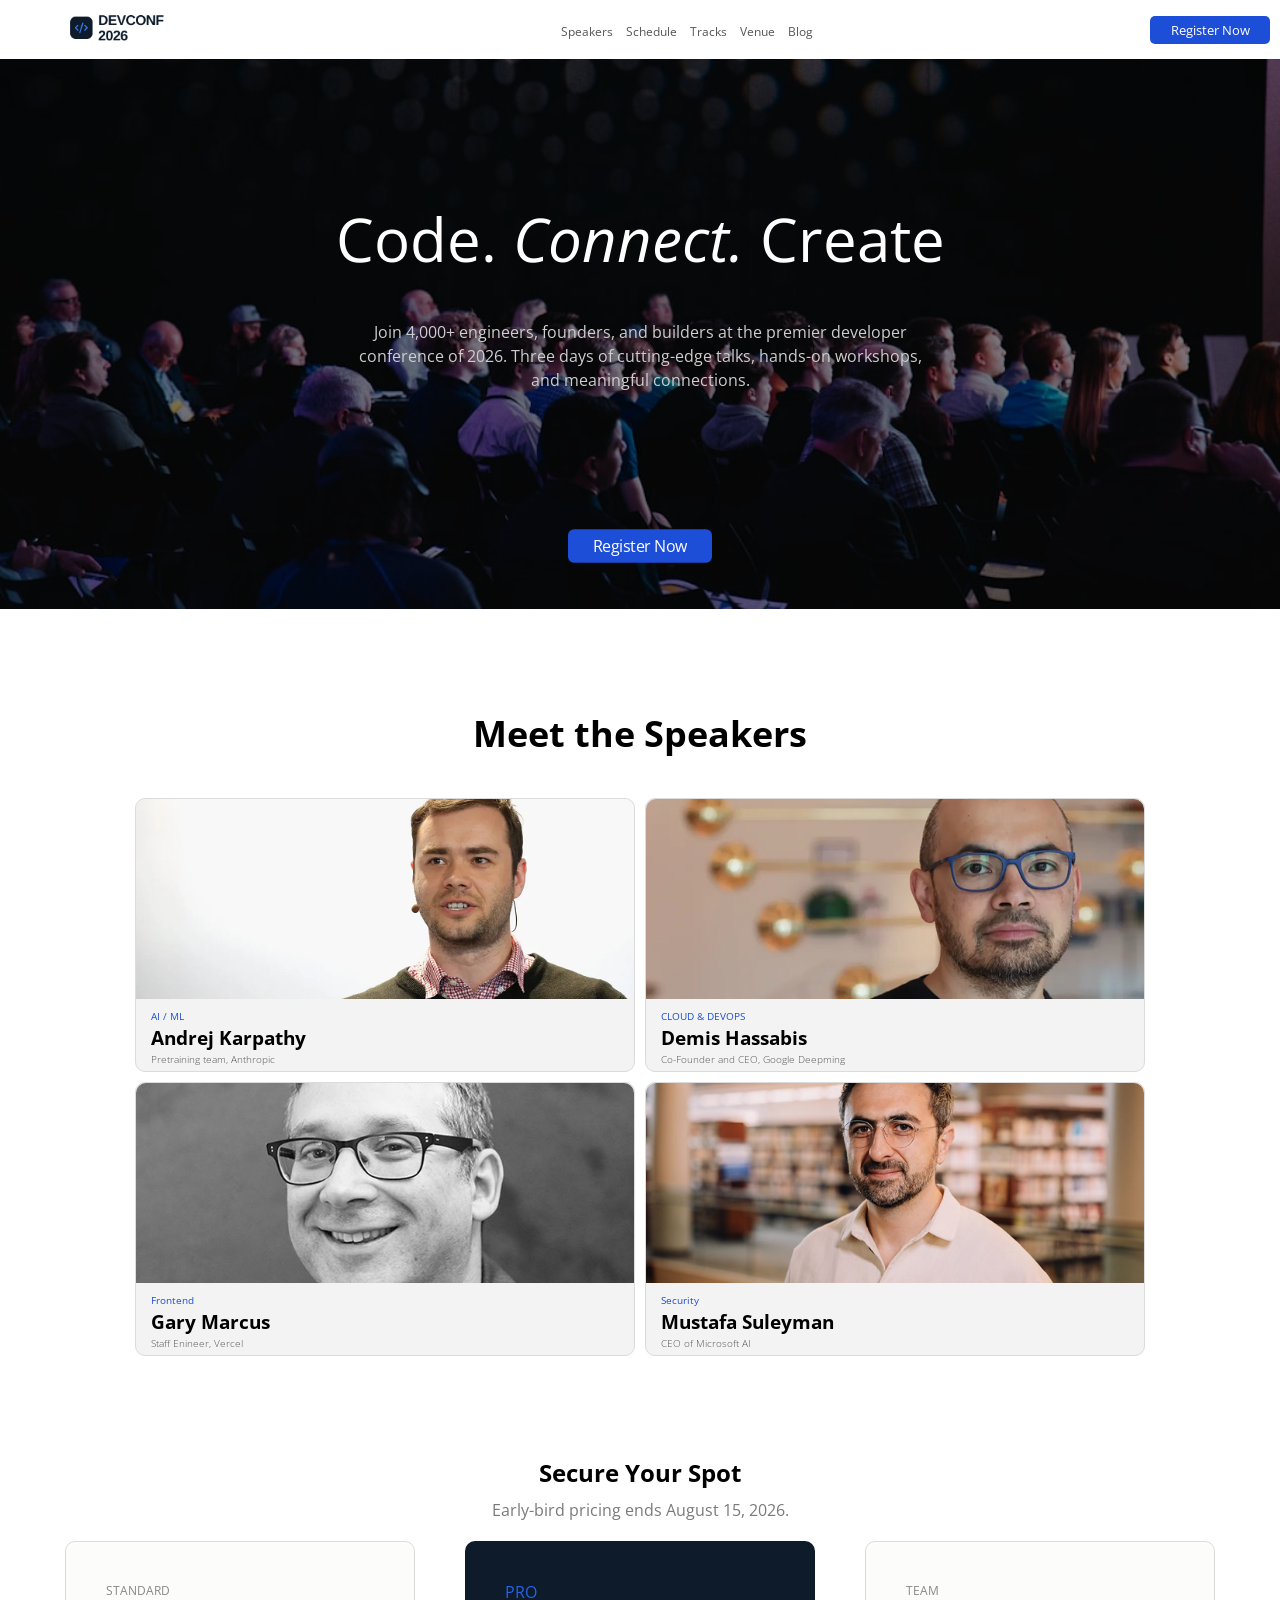
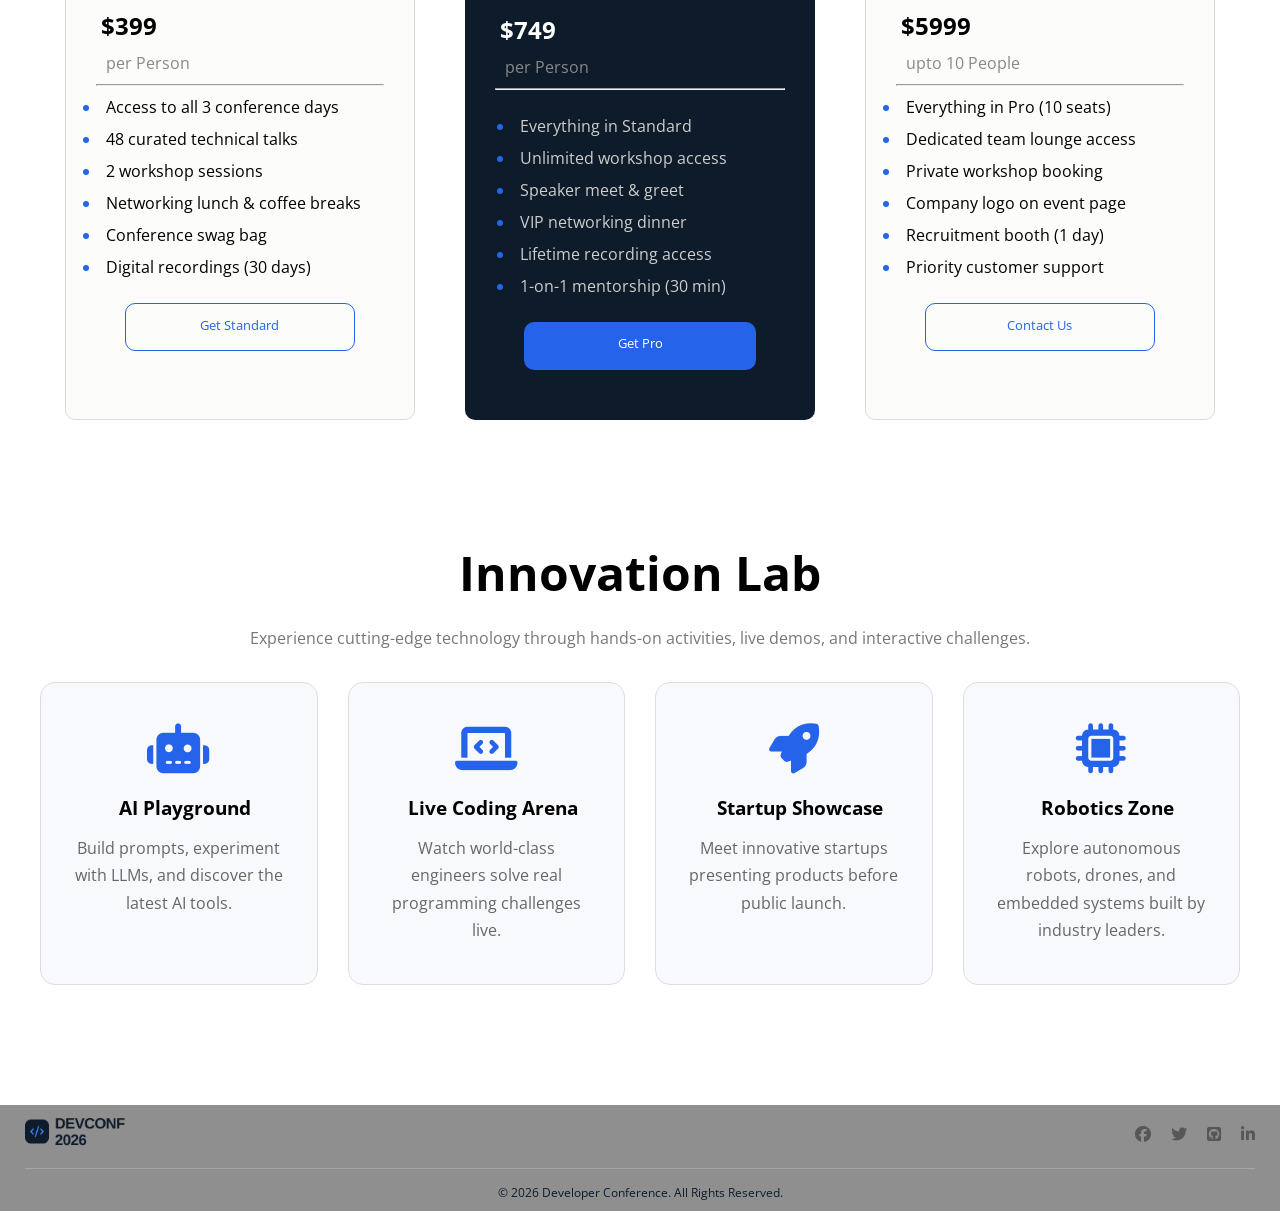
<file: index.html>
<!DOCTYPE html>
<html lang="en">
<head>
    <meta charset="UTF-8">
    <meta name="viewport" content="width=device-width, initial-scale=1.0">
    <title>Developer Conference</title>
    <link rel="stylesheet" href="./style.css">
    <link rel="preconnect" href="https://fonts.googleapis.com">
<link rel="preconnect" href="https://fonts.gstatic.com" crossorigin>
<link href="https://fonts.googleapis.com/css2?family=Inter:ital,opsz,wght@0,14..32,100..900;1,14..32,100..900&family=Open+Sans:ital,wght@0,300..800;1,300..800&display=swap" rel="stylesheet">
<link rel="stylesheet"
href="https://cdnjs.cloudflare.com/ajax/libs/font-awesome/6.7.2/css/all.min.css">
<body>
    <header>
        <nav class="container">
            <div class="logo"><img src="./assets\logo.png" alt="Logo"></div>
            <div><ul class="container">
                <li><a href="#">Speakers</a></li>
                <li><a href="#">Schedule</a></li>
                <li><a href="#">Tracks</a></li>
                <li><a href="#">Venue</a></li>
                <li><a href="#">Blog</a></li>
            </ul></div>
            <div>
                <button class="common_btn">Register Now</button>
            </div>
        </nav>
        <section class="hero">
            <p id="headofbanner">Code. <em>Connect.</em> Create</p>
            <p id="paraofbanner">Join 4,000+ engineers, founders, and builders at the premier developer <br> 
                conference of 2026. Three days of cutting-edge talks, hands-on workshops,<br>
                 and meaningful connections.</p>
            <button class="common_btn">Register Now</button>
        </section>
    </header>
    <main>
        <section class="speaker">
        <p class="speaker_heading">Meet the Speakers</p>
        <div class="speaker_card">
            <div class="s_card"><img src="./assets/andrej.png" alt="Person 1">
                    <p class="field">AI / ML</p>
                    <h3>Andrej Karpathy</h3>
                    <p class="position">Pretraining team, Anthropic</p>
            </div>
            <div class="s_card"><img src="./assets/demis.png" alt="Person 1">
                    <p class="field">CLOUD & DEVOPS</p>
                    <h3>Demis Hassabis</h3>
                    <p class="position">Co-Founder and CEO, Google Deepming</p>
            </div>
            <div class="s_card"><img src="./assets/gary.png" alt="Person 1">
                    <p class="field">Frontend</p>
                    <h3>Gary Marcus</h3>
                    <p class="position">Staff Enineer, Vercel</p>
            </div>
            <div class="s_card"><img src="./assets/mustafa.png" alt="Person 1">
                    <p class="field">Security</p>
                    <h3>Mustafa Suleyman</h3>
                    <p class="position">CEO of Microsoft AI</p>
            </div>
        </div>
        </section>
        <section>
            <div class="head-info-price">
            <p id="Head-card-price"><b>Secure Your Spot</b></p>
            <p id="deadline">Early-bird pricing ends August 15, 2026.</p>
            </div>
            <div class="price-card">
                <div class="normal-card">
                    <p class="plan">STANDARD</p>
                    <p class="price">$399</p>
                    <p class="person">per Person</p>
                    <hr>
                    <ul class="list">
                        <li>󠁯Access to all 3 conference days</li>
                        <li>48 curated technical talks</li>
                        <li>2 workshop sessions</li>
                        <li>Networking lunch & coffee breaks</li>
                        <li>Conference swag bag</li>
                        <li>Digital recordings (30 days)</li>
                    </ul>
                    <button class="price-card-btn">Get Standard</button>
                </div>
                <div class="pro-card">
                    <p class="plan-pro">PRO</p>
                    <p class="price-pro">$749</p>
                    <p class="person-pro">per Person</p>
                    <hr>
                    <ul class="list-pro">
                        <li>Everything in Standard</li>
                        <li>Unlimited workshop access</li>
                        <li>Speaker meet & greet</li>
                        <li>VIP networking dinner</li>
                        <li>Lifetime recording access</li>
                        <li>1-on-1 mentorship (30 min)</li>
                    </ul>
                    <button class="price-card-btn-pro">Get Pro</button>
                </div>
                <div class="normal-card">
                    <p class="plan">TEAM</p>
                    <p class="price">$5999</p>
                    <p class="person">upto 10 People</p>
                    <hr>
                    <ul class="list">
                        <li>Everything in Pro (10 seats)</li>
                        <li>Dedicated team lounge access</li>
                        <li>Private workshop booking</li>
                        <li>Company logo on event page</li>
                        <li>Recruitment booth (1 day)</li>
                        <li>Priority customer support</li>
                    </ul>
                    <button class="price-card-btn">Contact Us</button>
                </div>
            </div>
        </section>
        <section class="innovation">

    <h2 class="innovation-title">Innovation Lab</h2>

    <p class="innovation-subtitle">
        Experience cutting-edge technology through hands-on activities,
        live demos, and interactive challenges.
    </p>

    <div class="innovation-grid">

        <div class="innovation-card">
            <i class="fa-solid fa-robot"></i>
            <h3>AI Playground</h3>
            <p>
                Build prompts, experiment with LLMs, and discover the latest AI tools.
            </p>
        </div>

        <div class="innovation-card">
            <i class="fa-solid fa-laptop-code"></i>
            <h3>Live Coding Arena</h3>
            <p>
                Watch world-class engineers solve real programming challenges live.
            </p>
        </div>

        <div class="innovation-card">
            <i class="fa-solid fa-rocket"></i>
            <h3>Startup Showcase</h3>
            <p>
                Meet innovative startups presenting products before public launch.
            </p>
        </div>

        <div class="innovation-card">
            <i class="fa-solid fa-microchip"></i>
            <h3>Robotics Zone</h3>
            <p>
                Explore autonomous robots, drones, and embedded systems built by industry leaders.
            </p>
        </div>

    </div>

</section>

    </main>
    <footer class="footer">

    <div class="footer-top">

        <div class="footer-logo">
            <img src=".\assets\logo.png" alt="Developer Conference Logo">
        </div>

        <div class="social-links">
            <a href="#"><i class="fa-brands fa-facebook"></i></a>
            <a href="#"><i class="fa-brands fa-twitter"></i></a>
            <a href="#"><i class="fa-brands fa-square-github"></i></a>
            <a href="#"><i class="fa-brands fa-linkedin-in"></i></a>
        </div>

    </div>

    <hr>

    <p class="copyright">
        © 2026 Developer Conference. All Rights Reserved.
    </p>

</footer>
</body>
</html>
</file>
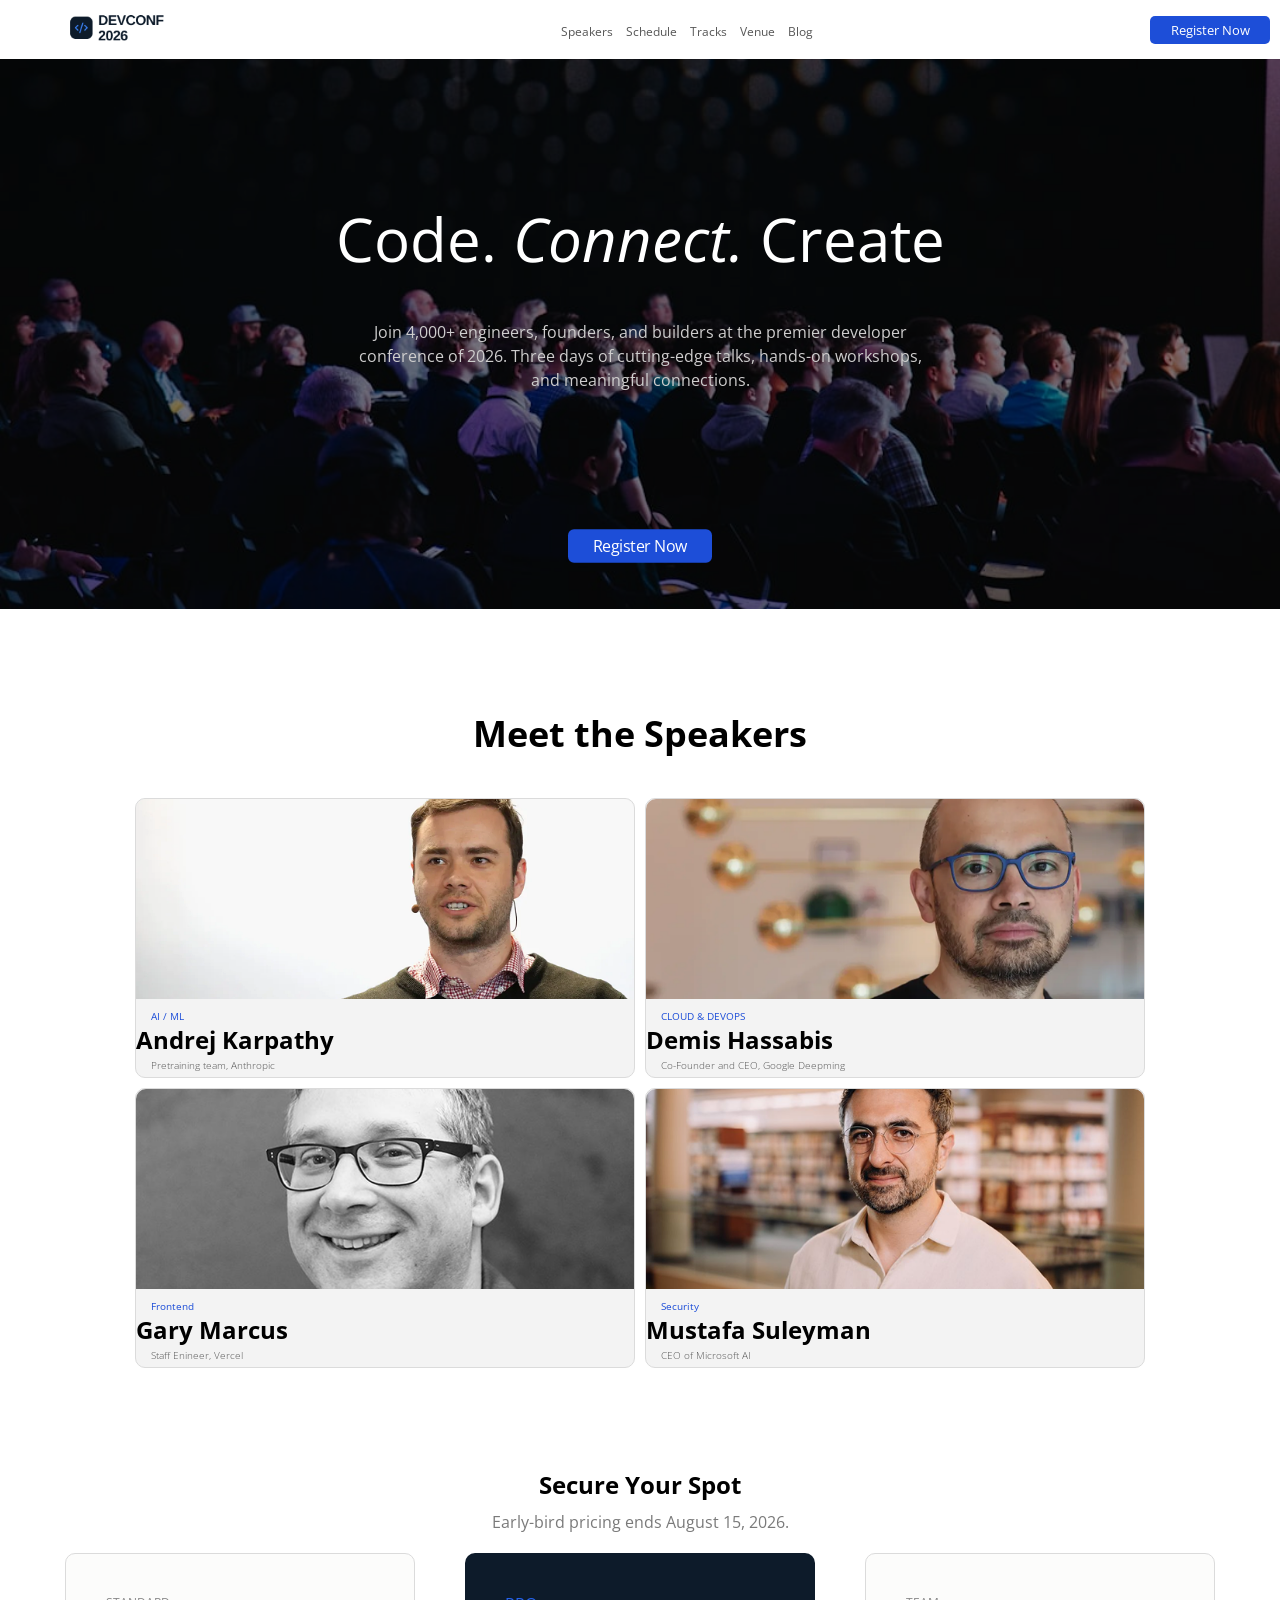
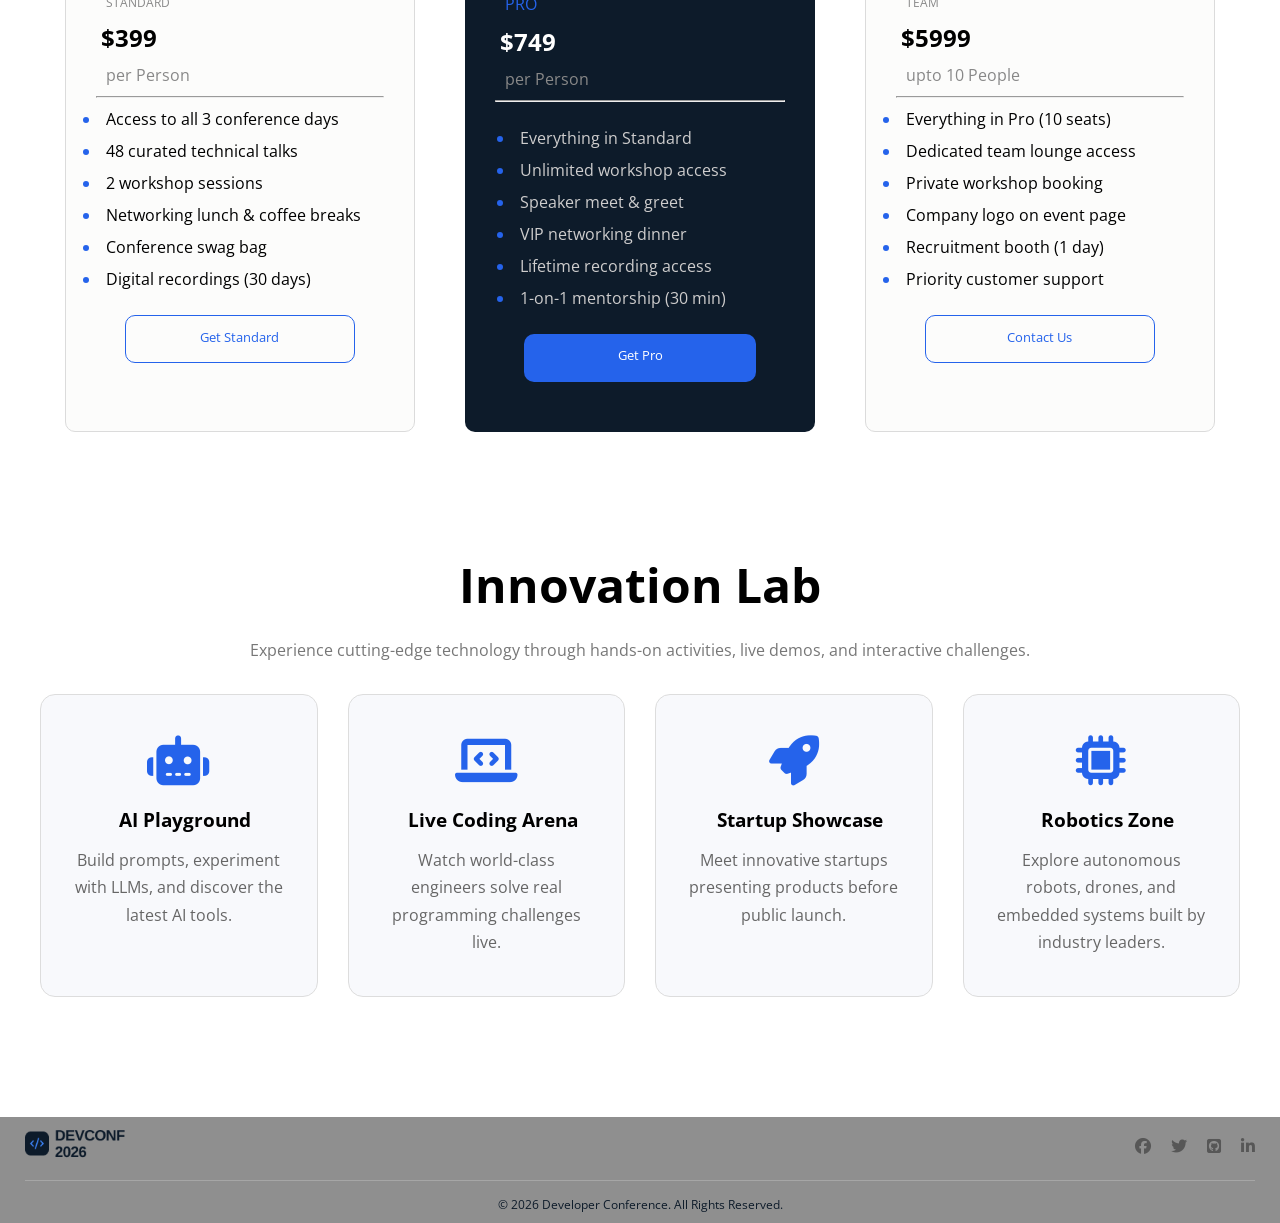
<file: DevConference.html>
<!DOCTYPE html>
<html lang="en">
<head>
    <meta charset="UTF-8">
    <meta name="viewport" content="width=device-width, initial-scale=1.0">
    <title>Developer Conference</title>
    <link rel="stylesheet" href="./style.css">
    <link rel="preconnect" href="https://fonts.googleapis.com">
<link rel="preconnect" href="https://fonts.gstatic.com" crossorigin>
<link href="https://fonts.googleapis.com/css2?family=Inter:ital,opsz,wght@0,14..32,100..900;1,14..32,100..900&family=Open+Sans:ital,wght@0,300..800;1,300..800&display=swap" rel="stylesheet">
<link rel="stylesheet"
href="https://cdnjs.cloudflare.com/ajax/libs/font-awesome/6.7.2/css/all.min.css">
<body>
    <header>
        <nav class="container">
            <div class="logo"><img src="./assets\logo.png" alt="Logo"></div>
            <div><ul class="container">
                <li><a href="#">Speakers</a></li>
                <li><a href="#">Schedule</a></li>
                <li><a href="#">Tracks</a></li>
                <li><a href="#">Venue</a></li>
                <li><a href="#">Blog</a></li>
            </ul></div>
            <div>
                <button class="common_btn">Register Now</button>
            </div>
        </nav>
        <section class="hero">
            <p id="headofbanner">Code. <em>Connect.</em> Create</p>
            <p id="paraofbanner">Join 4,000+ engineers, founders, and builders at the premier developer <br> 
                conference of 2026. Three days of cutting-edge talks, hands-on workshops,<br>
                 and meaningful connections.</p>
            <button class="common_btn">Register Now</button>
        </section>
    </header>
    <main>
        <section class="speaker">
        <p class="speaker_heading">Meet the Speakers</p>
        <div class="speaker_card">
            <div class="s_card"><img src="./assets/andrej.png" alt="Person 1">
                    <p class="field">AI / ML</p>
                    <h1>Andrej Karpathy</h1>
                    <p class="position">Pretraining team, Anthropic</p>
            </div>
            <div class="s_card"><img src="./assets/demis.png" alt="Person 1">
                    <p class="field">CLOUD & DEVOPS</p>
                    <h1>Demis Hassabis</h1>
                    <p class="position">Co-Founder and CEO, Google Deepming</p>
            </div>
            <div class="s_card"><img src="./assets/gary.png" alt="Person 1">
                    <p class="field">Frontend</p>
                    <h1>Gary Marcus</h1>
                    <p class="position">Staff Enineer, Vercel</p>
            </div>
            <div class="s_card"><img src="./assets/mustafa.png" alt="Person 1">
                    <p class="field">Security</p>
                    <h1>Mustafa Suleyman</h1>
                    <p class="position">CEO of Microsoft AI</p>
            </div>
        </div>
        </section>
        <section>
            <div class="head-info-price">
            <p id="Head-card-price"><b>Secure Your Spot</b></p>
            <p id="deadline">Early-bird pricing ends August 15, 2026.</p>
            </div>
            <div class="price-card">
                <div class="normal-card">
                    <p class="plan">STANDARD</p>
                    <p class="price">$399</p>
                    <p class="person">per Person</p>
                    <hr>
                    <ul class="list">
                        <li>󠁯Access to all 3 conference days</li>
                        <li>48 curated technical talks</li>
                        <li>2 workshop sessions</li>
                        <li>Networking lunch & coffee breaks</li>
                        <li>Conference swag bag</li>
                        <li>Digital recordings (30 days)</li>
                    </ul>
                    <button class="price-card-btn">Get Standard</button>
                </div>
                <div class="pro-card">
                    <p class="plan-pro">PRO</p>
                    <p class="price-pro">$749</p>
                    <p class="person-pro">per Person</p>
                    <hr>
                    <ul class="list-pro">
                        <li>Everything in Standard</li>
                        <li>Unlimited workshop access</li>
                        <li>Speaker meet & greet</li>
                        <li>VIP networking dinner</li>
                        <li>Lifetime recording access</li>
                        <li>1-on-1 mentorship (30 min)</li>
                    </ul>
                    <button class="price-card-btn-pro">Get Pro</button>
                </div>
                <div class="normal-card">
                    <p class="plan">TEAM</p>
                    <p class="price">$5999</p>
                    <p class="person">upto 10 People</p>
                    <hr>
                    <ul class="list">
                        <li>Everything in Pro (10 seats)</li>
                        <li>Dedicated team lounge access</li>
                        <li>Private workshop booking</li>
                        <li>Company logo on event page</li>
                        <li>Recruitment booth (1 day)</li>
                        <li>Priority customer support</li>
                    </ul>
                    <button class="price-card-btn">Contact Us</button>
                </div>
            </div>
        </section>
        <section class="innovation">

    <h2 class="innovation-title">Innovation Lab</h2>

    <p class="innovation-subtitle">
        Experience cutting-edge technology through hands-on activities,
        live demos, and interactive challenges.
    </p>

    <div class="innovation-grid">

        <div class="innovation-card">
            <i class="fa-solid fa-robot"></i>
            <h3>AI Playground</h3>
            <p>
                Build prompts, experiment with LLMs, and discover the latest AI tools.
            </p>
        </div>

        <div class="innovation-card">
            <i class="fa-solid fa-laptop-code"></i>
            <h3>Live Coding Arena</h3>
            <p>
                Watch world-class engineers solve real programming challenges live.
            </p>
        </div>

        <div class="innovation-card">
            <i class="fa-solid fa-rocket"></i>
            <h3>Startup Showcase</h3>
            <p>
                Meet innovative startups presenting products before public launch.
            </p>
        </div>

        <div class="innovation-card">
            <i class="fa-solid fa-microchip"></i>
            <h3>Robotics Zone</h3>
            <p>
                Explore autonomous robots, drones, and embedded systems built by industry leaders.
            </p>
        </div>

    </div>

</section>

    </main>
    <footer class="footer">

    <div class="footer-top">

        <div class="footer-logo">
            <img src=".\assets\logo.png" alt="Developer Conference Logo">
        </div>

        <div class="social-links">
            <a href="#"><i class="fa-brands fa-facebook"></i></a>
            <a href="#"><i class="fa-brands fa-twitter"></i></a>
            <a href="#"><i class="fa-brands fa-square-github"></i></a>
            <a href="#"><i class="fa-brands fa-linkedin-in"></i></a>
        </div>

    </div>

    <hr>

    <p class="copyright">
        © 2026 Developer Conference. All Rights Reserved.
    </p>

</footer>
</body>
</html>
</file>
<file: style.css>
*{
    margin: 0;
    padding: 0;
    font-family: "Open Sans", sans-serif;
}

ul li{
    list-style: none;
    
}

a{
    text-decoration: none;
    color: #575757;
}

nav{
    background-color: white;
    margin: 5px 10px;
}
.container{
    display: flex;
    justify-content: space-between;
    align-items: center;
}

.common_btn{
    background-color: #1D4ED8;
    color: white;
    padding: 12px 12px;
    border-radius: 5px;
    border: none;
    height: 28px;
    width: 120px;
    cursor: pointer;
    scale: 1;
    display: flex;
    justify-content: center;
    align-items: center;
   
}


.common_btn:hover{
    box-shadow: 0px 0px 6px #575757;
    transition: background-color 0.2s ease, box-shadow 0.3s ease-in-out, scale 0.2s;
    scale: 1.1;
}
.logo{
   margin: 0px 40px;
   scale: 0.7;
    
}

.container ul{
    gap: 3px;
}
.container ul li a{
    padding: 10px 5px;
    font-size: 12px;
    
}
.container ul li a:hover{
    cursor: pointer;
    box-shadow: 0px 0px 6px #575757;
    transition: background-color 0.2s ease, box-shadow 0.3s ease-in-out;
    border-radius: 5px;

}

.hero{
    position: relative;
    background-image: url('./assets/banner.jpg');
    background-size: cover;
    background-position: center;
    height: 550px;

       display: flex;
    justify-content: center;
    align-items: center;
    flex-direction: column;
    object-fit: cover;
    
}

.hero::before{
    content: "";
    position: absolute;
    inset: 0;
    background: rgba(0,0,0,0.5); /* Dark overlay */
}
#headofbanner{
    color: #FFFFFF;
    padding-top: 150px;
    position: relative;
    font-size: 60px;
    


}
#paraofbanner{
    position: relative;
    color: #cecdcd;
    line-height: 1.5;
}
.hero p{
    margin: 20px auto;
    text-align: center;
}

.hero button{
    margin-top: 120px;
    margin-bottom: 80px;
    scale: 1.2;
}

.hero button:hover{
    scale: 1.4;
}
.speaker_heading{
    text-align: center;
    font-size: 36px;
    padding: 100px 0 20px 0;
    font-weight: 700;


}
.speaker_card{
    display: grid;
    grid-template-columns:repeat(2, 500px);
    grid-auto-rows: auto;
    justify-content: center;
    align-items: center;
    max-width: 1400px;
    margin: 20px auto;
    gap: 10px;
    
}

.s_card{
    border-radius: 10px;
    background-color:#f3f3f3;
    border: solid 0.1px #dbdbdb;
    
}

.s_card img{
    border-radius: 10px 10px 0 0;
    width: 100%;
    height: 200px;
    object-fit: cover;
}

.field{
    color: #1D4ED8;
    margin-top: 3px;
}

.position{
    color: #575757;
    font-weight: 300;
    margin-bottom: 5px;
}

.s_card p, h3{
    padding: 2px 2px 0 15px;
}

.s_card p{
    font-size: 10px;
}

.price-card{
    display: grid;
    justify-content: center;
    grid-template-columns: repeat(3, 350px);
    gap: 50px;

}

.normal-card{
    background-color: #fcfcfb;
    border-radius: 10px;
    padding: 30px;
    border: 0.1px solid #dbdbdb;

}

.normal-card:hover{
    transform:translateY(-10px);
    box-shadow: 0 0 6px #acacac;
    transition: transform 0.5s ease, box-shadow 0.5s ease-in-out;
}
.plan{
    color:#888888;
    margin: 10px;
    font-size: 12px;
}

.price{
    font-size: 24px;
    font-weight: 700;
    margin: 5px;
}

.person{
    color: #888888;
    margin: 10px ;
}

.list li{
    list-style: disc;
    padding: 5px;
}

.list li::marker{
    color: #2563EB;
}
.list{
    margin: 5px;
}

.price-card-btn{
    display: flex;
    justify-content: center;
    background-color: #fcfcfb;
    color: #2563EB;
    padding: 12px 12px;
    border-radius: 10px;
    border: 1px solid #2563EB;
    height: 48px;
    width: 80%;
    cursor: pointer;
    scale: 1;
    margin: 20px auto;
   
}

.price-card-btn:hover{
    scale: 1.1;
    box-shadow:0 0 5px #7a7a7a;
    transition: box-shadow 0.3s ease-in-out, scale 0.3s ease-in-out;
}


.price-card-btn-pro{
    display: flex;
    justify-content: center;
    background-color: #2563EB;
    color: #FFFFFF;
    padding: 12px 12px;
    border-radius: 10px;
    border: none;
    height: 48px;
    width: 80%;
    cursor: pointer;
    scale: 1;
    margin: 20px auto;
   
}

.price-card-btn-pro:hover{
    scale: 1.1;
    box-shadow:0 15px 35px rgba(0,0,0,.12);
    transition: box-shadow 0.3s ease-in-out, scale 0.3s ease-in-out;
}

.pro-card{
    background-color: #0D1B2A;
    border-radius: 10px;
    padding: 30px;
}
.pro-card:hover{
    transform:translateY(-10px);
    box-shadow: 0 0 6px #888585;
    transition: transform 0.5s ease, box-shadow 0.5s ease-in-out;
}
.plan-pro{
    color:#2563EB;
    margin: 10px;
    font-size: 16px;
}

.price-pro{
    font-size: 24px;
    font-weight: 700;
    margin: 5px;
    color: #FFFFFF;
}

.person-pro{
    color: #888888;
    margin: 10px ;
}

.list-pro{
    color:#cecdcd;
    margin: 20px;
    
}

.list-pro li{
    list-style: disc;
    padding: 5px;
    

}
.list-pro li::marker{
    color: #2563EB;
}


#Head-card-price{
    font-size: 24px;
   text-align: center;
   margin: 100px 0 0 0;
   
}

#deadline{
    text-align: center;
    margin: 10px 0 20px 0;
    color: #7a7a7a;
}

.footer{
    margin-top: 30px;
    padding: 10px 25px;
    background-color: #8f8f8f;
}

.footer-top{
    display: flex;
    justify-content: space-between;
    align-items: center;
}

.footer-logo img{
    width: 100px;
}

.social-links{
    display: flex;
    gap: 20px;
}

.social-links img{
    width: 20px;
    height: 20px;
    transition: transform .3s ease;
}

.social-links i:hover{
    transform: scale(1.15);
}

.footer hr{
    margin: 15px 0;
    border: none;
    border-top: 1px solid rgba(255,255,255,.2);
}

.copyright{
    text-align: center;
    color: #0D1B2A;
    font-size: 12px;
}

.innovation{
    margin:120px auto;
    max-width:1200px;
    text-align:center;
}

.innovation-title{
    font-size:48px;
    margin-bottom:20px;
}

.innovation-subtitle{
    color:#777;
    margin-bottom:30px;
    line-height:1.7;
}

.innovation-grid{
    display:grid;
    grid-template-columns:repeat(4,1fr);
    gap:30px;
}

.innovation-card{
    background:#f8f9fc;
    padding:40px 30px;
    border-radius:15px;
    border:1px solid #ddd;
    transition:.3s;
}

.innovation-card:hover{
    transform:translateY(-10px);
    box-shadow:0 15px 35px rgba(0,0,0,.12);
}

.innovation-card i{
    font-size:50px;
    color:#2563EB;
    margin-bottom:20px;
}

.innovation-card h3{
    margin-bottom:15px;
}

.innovation-card p{
    color:#666;
    line-height:1.7;
}
</file>
